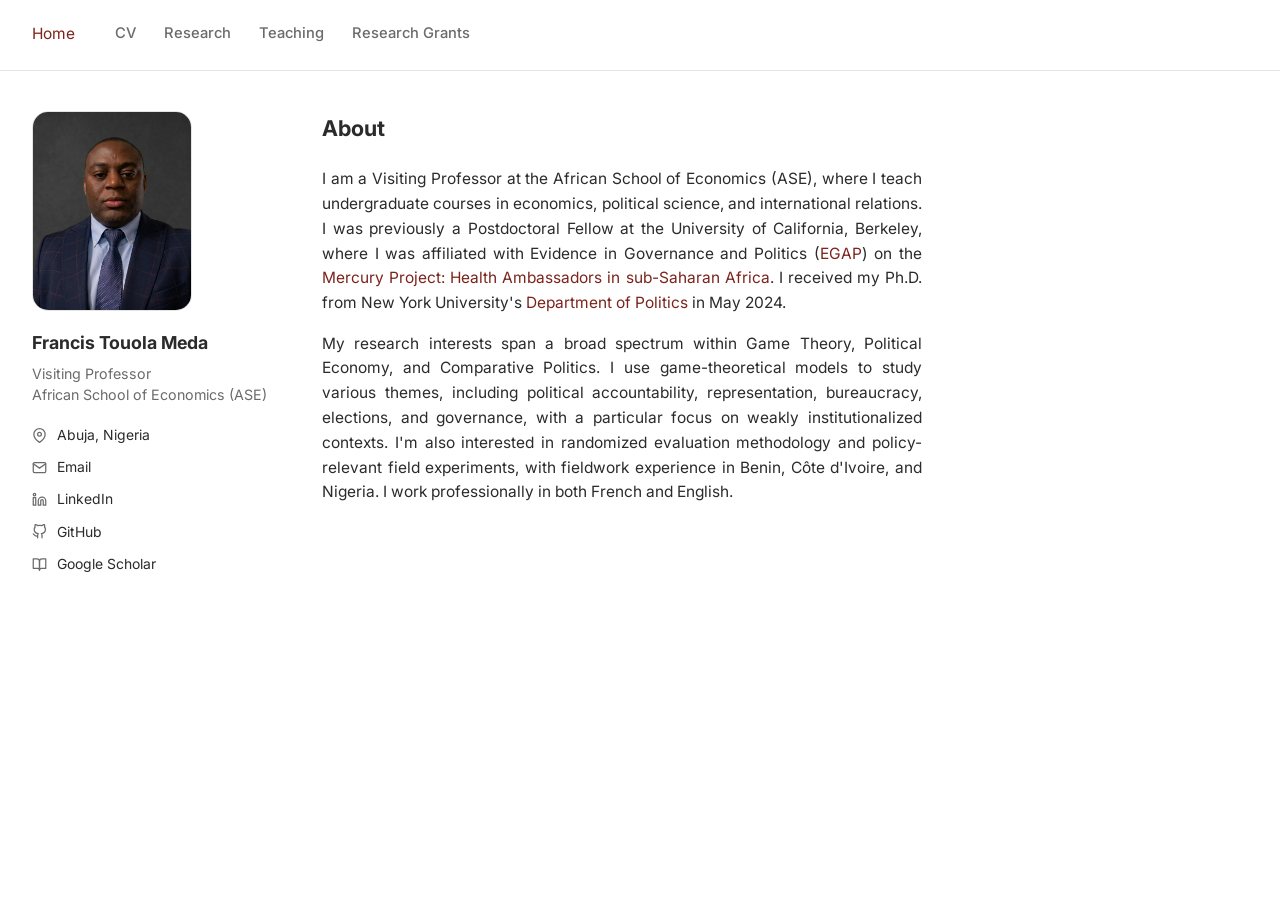
<file: index.html>
<!DOCTYPE html>
<html lang="en">
<head>
  <meta charset="UTF-8">
  <meta name="viewport" content="width=device-width, initial-scale=1.0">
  <title>Francis Touola Meda</title>
  <link rel="preconnect" href="https://fonts.googleapis.com">
  <link href="https://fonts.googleapis.com/css2?family=Inter:wght@400;500;600;700&display=swap" rel="stylesheet">
  <link rel="stylesheet" href="assets/css/style.css">
</head>
<body>

   <header class="topbar">
      <a href="index.html" class="site-title">Home</a>
    <nav class="topnav">
      <a href="cv.html">CV</a>
      <a href="research.html">Research</a>
      <a href="teaching.html">Teaching</a>
      <a href="grant.html">Research Grants</a>
    </nav>
  </header>

  <div class="layout">

    <aside class="sidebar">
      <!-- Swap this placeholder for a real photo: <img src="assets/img/profile.jpg" alt="Francis Touola Meda" class="avatar"> -->
      <img src="assets/img/profile.jpg" alt="Francis Touola Meda" class="avatar">

      <h1>Francis Touola Meda</h1>
      <p class="role">Visiting Professor<br>African School of Economics (ASE)</p>

      <ul class="contact-list">
        <li>
          <svg viewBox="0 0 24 24" fill="none" stroke="currentColor" stroke-width="2" stroke-linecap="round" stroke-linejoin="round"><path d="M21 10c0 7-9 13-9 13s-9-6-9-13a9 9 0 0 1 18 0z"></path><circle cx="12" cy="10" r="3"></circle></svg>
          Abuja, Nigeria
        </li>
        <li>
          <svg viewBox="0 0 24 24" fill="none" stroke="currentColor" stroke-width="2" stroke-linecap="round" stroke-linejoin="round"><path d="M4 4h16c1.1 0 2 .9 2 2v12c0 1.1-.9 2-2 2H4c-1.1 0-2-.9-2-2V6c0-1.1.9-2 2-2z"></path><polyline points="22,6 12,13 2,6"></polyline></svg>
          <a href="mailto:fmeda@africanschoolofeconomics">Email</a>
        </li>
        <li>
          <svg viewBox="0 0 24 24" fill="none" stroke="currentColor" stroke-width="2" stroke-linecap="round" stroke-linejoin="round"><path d="M16 8a6 6 0 0 1 6 6v7h-4v-7a2 2 0 0 0-2-2 2 2 0 0 0-2 2v7h-4v-7a6 6 0 0 1 6-6z"></path><rect x="2" y="9" width="4" height="12"></rect><circle cx="4" cy="4" r="2"></circle></svg>
          <a href="https://www.linkedin.com/in/touola-m-francis-william-823802a1/?skipRedirect=true" target="_blank" rel="noopener">LinkedIn</a>
        </li>
        <li>
          <svg viewBox="0 0 24 24" fill="none" stroke="currentColor" stroke-width="2" stroke-linecap="round" stroke-linejoin="round"><path d="M9 19c-5 1.5-5-2.5-7-3m14 6v-3.87a3.37 3.37 0 0 0-.94-2.61c3.14-.35 6.44-1.54 6.44-7A5.44 5.44 0 0 0 20 4.77 5.07 5.07 0 0 0 19.91 1S18.73.65 16 2.48a13.38 13.38 0 0 0-7 0C6.27.65 5.09 1 5.09 1A5.07 5.07 0 0 0 5 4.77a5.44 5.44 0 0 0-1.5 3.78c0 5.42 3.3 6.61 6.44 7A3.37 3.37 0 0 0 9 18.13V22"></path></svg>
          <a href="https://github.com/yourusername" target="_blank" rel="noopener">GitHub</a>
        </li>
        <li>
          <svg viewBox="0 0 24 24" fill="none" stroke="currentColor" stroke-width="2" stroke-linecap="round" stroke-linejoin="round"><path d="M2 3h6a4 4 0 0 1 4 4v14a3 3 0 0 0-3-3H2z"></path><path d="M22 3h-6a4 4 0 0 0-4 4v14a3 3 0 0 1 3-3h7z"></path></svg>
          <a href="https://scholar.google.com/citations?user=XXXXXXX" target="_blank" rel="noopener">Google Scholar</a>
        </li>
      </ul>
    </aside>

    <main class="content">
      <h2>About</h2>
      <p class="bio">
        I am a Visiting Professor at the African School of Economics (ASE), where I teach undergraduate courses in economics, political science, and international relations. I was previously
         a Postdoctoral Fellow at the University of California, Berkeley, where I was affiliated with Evidence in Governance and Politics (<a href="https://egap.org/EGAP">EGAP</a>) on the <a href="https://egap.org/healthambassadors/#">Mercury Project:  Health Ambassadors in sub-Saharan Africa</a>.
         I received my Ph.D. from New York University's <a href="https://as.nyu.edu/departments/politics.html">Department of Politics</a> in May 2024.
      </p>
      
      <p class="bio">
   My research interests span a broad spectrum within Game Theory, Political Economy, and Comparative Politics. I use game-theoretical models to study various themes, including political accountability, representation, 
  bureaucracy, elections, and governance, with a particular focus on weakly institutionalized contexts. I'm also interested in
  randomized evaluation methodology and policy-relevant field experiments, with fieldwork experience in Benin, Côte d'Ivoire, and Nigeria. I work professionally in both French and English.
      </p>
    </main>

  </div>

  <script src="assets/js/main.js"></script>
</body>
</html>
</file>
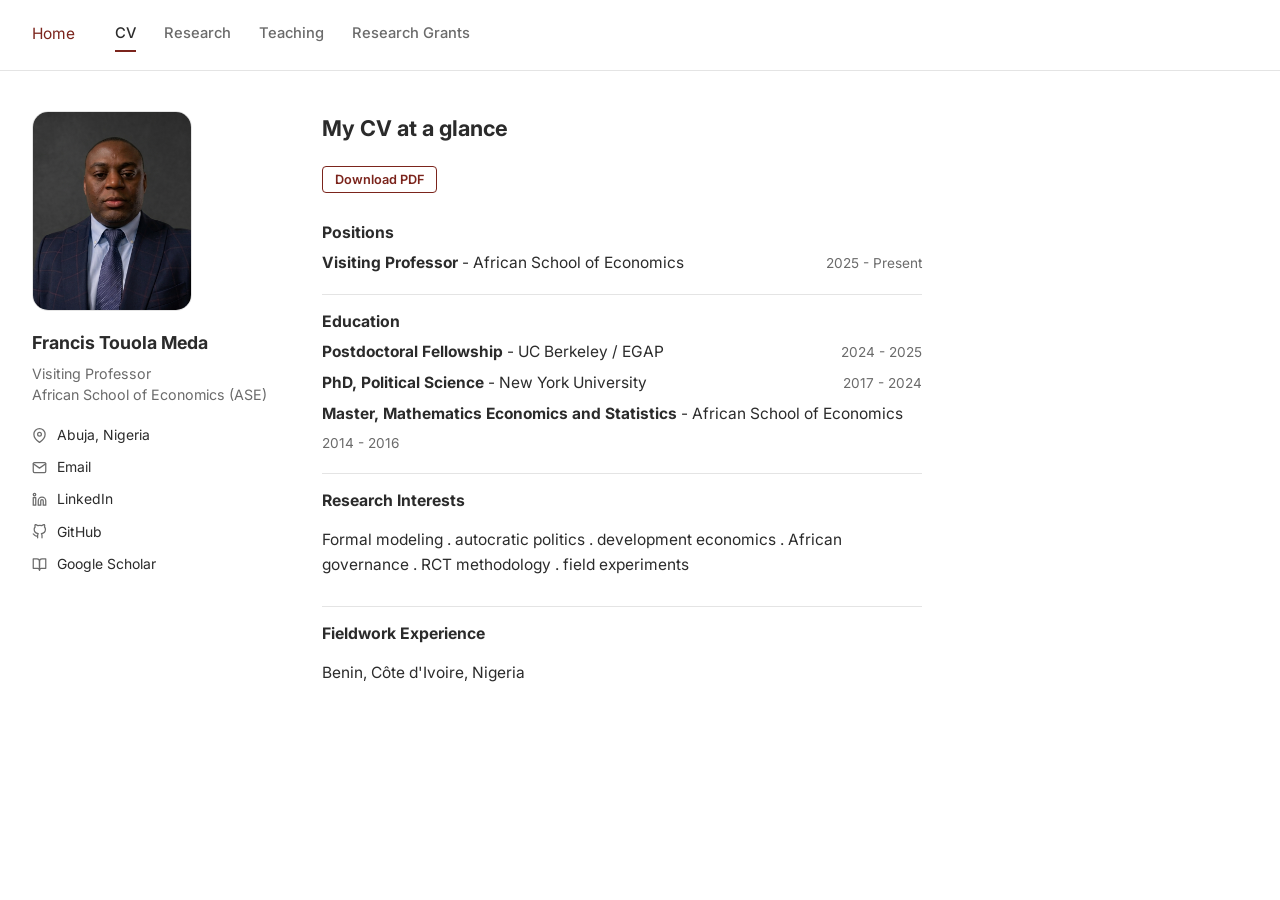
<file: cv.html>
<!DOCTYPE html>
<html lang="en">
<head>
  <meta charset="UTF-8">
  <meta name="viewport" content="width=device-width, initial-scale=1.0">
  <title>CV - Francis Touola Meda</title>
  <link rel="preconnect" href="https://fonts.googleapis.com">
  <link href="https://fonts.googleapis.com/css2?family=Inter:wght@400;500;600;700&display=swap" rel="stylesheet">
  <link rel="stylesheet" href="assets/css/style.css">
</head>
<body>

  <header class="topbar">
      <a href="index.html" class="site-title">Home</a>
    <nav class="topnav">
      <a href="cv.html">CV</a>
      <a href="research.html">Research</a>
      <a href="teaching.html">Teaching</a>
      <a href="grant.html">Research Grants</a>
    </nav>
  </header>

  <div class="layout">

    <aside class="sidebar">
      <img src="assets/img/profile.jpg" alt="Francis Touola Meda" class="avatar">
      <h1>Francis Touola Meda</h1>
      <p class="role">Visiting Professor<br>African School of Economics (ASE)</p>
      <ul class="contact-list">
        <li>
          <svg viewBox="0 0 24 24" fill="none" stroke="currentColor" stroke-width="2" stroke-linecap="round" stroke-linejoin="round"><path d="M21 10c0 7-9 13-9 13s-9-6-9-13a9 9 0 0 1 18 0z"></path><circle cx="12" cy="10" r="3"></circle></svg>
          Abuja, Nigeria
        </li>
        <li>
          <svg viewBox="0 0 24 24" fill="none" stroke="currentColor" stroke-width="2" stroke-linecap="round" stroke-linejoin="round"><path d="M4 4h16c1.1 0 2 .9 2 2v12c0 1.1-.9 2-2 2H4c-1.1 0-2-.9-2-2V6c0-1.1.9-2 2-2z"></path><polyline points="22,6 12,13 2,6"></polyline></svg>
          <a href="mailto:fmeda@africanschoolofeconomics.com">Email</a>
        </li>
        <li>
          <svg viewBox="0 0 24 24" fill="none" stroke="currentColor" stroke-width="2" stroke-linecap="round" stroke-linejoin="round"><path d="M16 8a6 6 0 0 1 6 6v7h-4v-7a2 2 0 0 0-2-2 2 2 0 0 0-2 2v7h-4v-7a6 6 0 0 1 6-6z"></path><rect x="2" y="9" width="4" height="12"></rect><circle cx="4" cy="4" r="2"></circle></svg>
         <a href="https://www.linkedin.com/in/touola-m-francis-william-823802a1/?skipRedirect=true" target="_blank" rel="noopener">LinkedIn</a>
        </li>
        <li>
          <svg viewBox="0 0 24 24" fill="none" stroke="currentColor" stroke-width="2" stroke-linecap="round" stroke-linejoin="round"><path d="M9 19c-5 1.5-5-2.5-7-3m14 6v-3.87a3.37 3.37 0 0 0-.94-2.61c3.14-.35 6.44-1.54 6.44-7A5.44 5.44 0 0 0 20 4.77 5.07 5.07 0 0 0 19.91 1S18.73.65 16 2.48a13.38 13.38 0 0 0-7 0C6.27.65 5.09 1 5.09 1A5.07 5.07 0 0 0 5 4.77a5.44 5.44 0 0 0-1.5 3.78c0 5.42 3.3 6.61 6.44 7A3.37 3.37 0 0 0 9 18.13V22"></path></svg>
          <a href="https://github.com/yourusername" target="_blank" rel="noopener">GitHub</a>
        </li>
        <li>
          <svg viewBox="0 0 24 24" fill="none" stroke="currentColor" stroke-width="2" stroke-linecap="round" stroke-linejoin="round"><path d="M2 3h6a4 4 0 0 1 4 4v14a3 3 0 0 0-3-3H2z"></path><path d="M22 3h-6a4 4 0 0 0-4 4v14a3 3 0 0 1 3-3h7z"></path></svg>
          <a href="https://scholar.google.com/citations?user=XXXXXXX" target="_blank" rel="noopener">Google Scholar</a>
        </li>
      </ul>
    </aside>

    <main class="content">
      <h2>My CV at a glance</h2>
      <p class="lead">
        <a class="pill-btn" href="assets/cv.pdf" target="_blank" rel="noopener">Download PDF</a>
      </p>

      <div class="entry-block">
                 <h3>Positions</h3>
                  <p class="cv-row">
                     <span><strong>Visiting Professor</strong> - African School of Economics</span>
                     <span class="year"> 2025 - Present</span>
                  </p>
         </div>

         <div class="entry-block">
             <h3>Education</h3>
                  <p class="cv-row">
                       <span><strong>Postdoctoral Fellowship</strong> - UC Berkeley / EGAP</span>
                        <span class="year">2024 - 2025</span>
                   </p>
                  <p class="cv-row">
                         <span><strong>PhD, Political Science</strong> - New York University</span>
                         <span class="year">2017 - 2024</span>
                   </p>
                   <p class="cv-row">
                         <span><strong>Master, Mathematics Economics and Statistics</strong> -  African School of Economics</span>
                         <span class="year">2014 - 2016</span>
                   </p>
         </div>


      <div class="entry-block">
        <h3>Research Interests</h3>
        <p> Formal modeling . autocratic politics .  development economics . African governance . RCT methodology . field experiments</p>
      </div>

      <div class="entry-block">
        <h3>Fieldwork Experience</h3>
        <p> Benin, Côte d'Ivoire, Nigeria</p>
      </div>

    </main>

  </div>

  <script src="assets/js/main.js"></script>
</body>
</html>
</file>
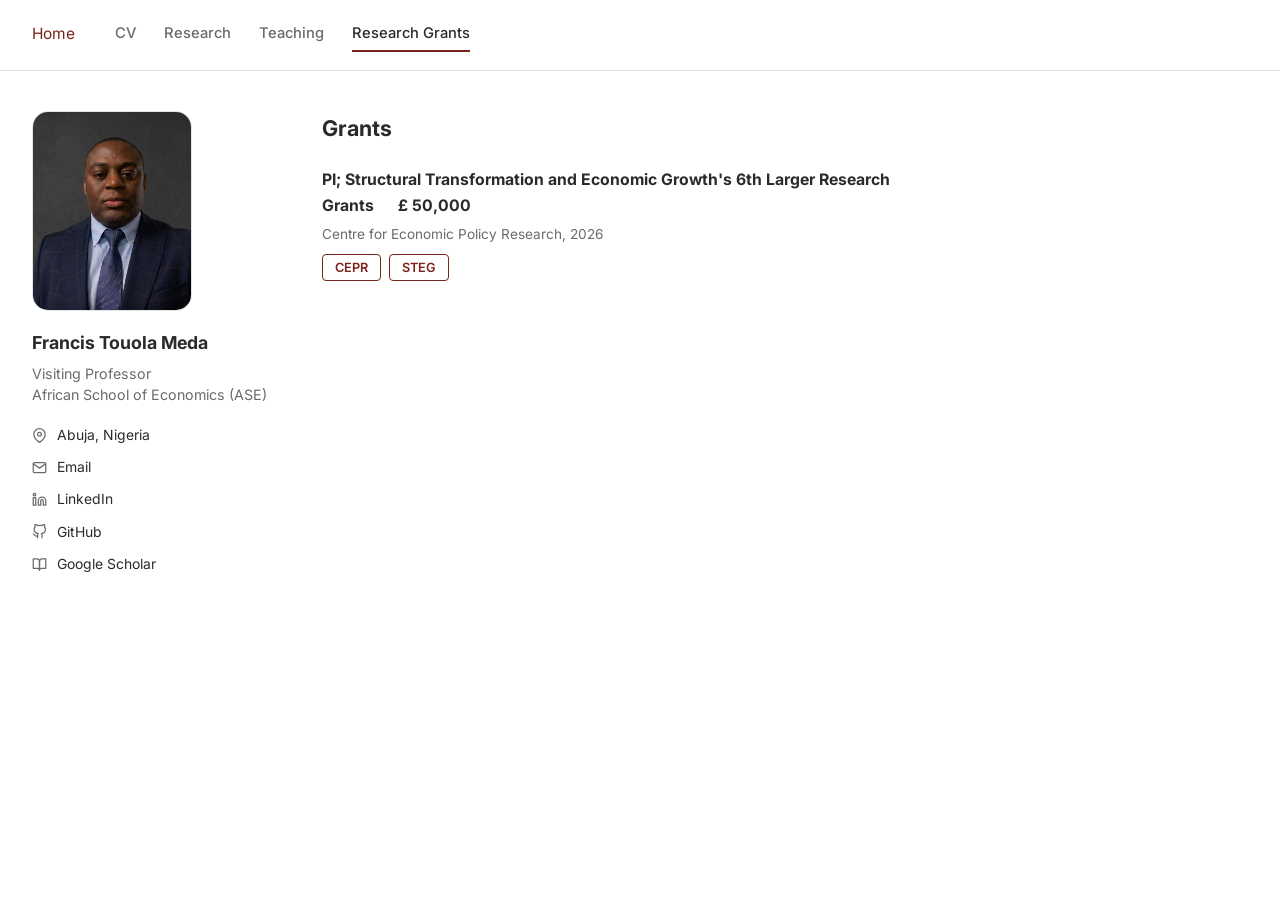
<file: grant.html>
<!DOCTYPE html>
<html lang="en">
<head>
  <meta charset="UTF-8">
  <meta name="viewport" content="width=device-width, initial-scale=1.0">
  <title>Grants — Francis Touola Meda</title>
  <link rel="preconnect" href="https://fonts.googleapis.com">
  <link href="https://fonts.googleapis.com/css2?family=Inter:wght@400;500;600;700&display=swap" rel="stylesheet">
  <link rel="stylesheet" href="assets/css/style.css">
</head>
<body>

  <header class="topbar">
      <a href="index.html" class="site-title">Home</a>
    <nav class="topnav">
      <a href="cv.html">CV</a>
      <a href="research.html">Research</a>
      <a href="teaching.html">Teaching</a>
      <a href="grant.html">Research Grants</a>
    </nav>
  </header>

  <div class="layout">

    <aside class="sidebar">
      <img src="assets/img/profile.jpg" alt="Francis Touola Meda" class="avatar">
      <h1>Francis Touola Meda</h1>
      <p class="role">Visiting Professor<br>African School of Economics (ASE)</p>
      <ul class="contact-list">
        <li>
          <svg viewBox="0 0 24 24" fill="none" stroke="currentColor" stroke-width="2" stroke-linecap="round" stroke-linejoin="round"><path d="M21 10c0 7-9 13-9 13s-9-6-9-13a9 9 0 0 1 18 0z"></path><circle cx="12" cy="10" r="3"></circle></svg>
          Abuja, Nigeria
        </li>
        <li>
          <svg viewBox="0 0 24 24" fill="none" stroke="currentColor" stroke-width="2" stroke-linecap="round" stroke-linejoin="round"><path d="M4 4h16c1.1 0 2 .9 2 2v12c0 1.1-.9 2-2 2H4c-1.1 0-2-.9-2-2V6c0-1.1.9-2 2-2z"></path><polyline points="22,6 12,13 2,6"></polyline></svg>
          <a href="mailto:fmeda@africanschoolofeconomics.com">Email</a>
        </li>
        <li>
         <svg viewBox="0 0 24 24" fill="none" stroke="currentColor" stroke-width="2" stroke-linecap="round" stroke-linejoin="round"><path d="M16 8a6 6 0 0 1 6 6v7h-4v-7a2 2 0 0 0-2-2 2 2 0 0 0-2 2v7h-4v-7a6 6 0 0 1 6-6z"></path><rect x="2" y="9" width="4" height="12"></rect><circle cx="4" cy="4" r="2"></circle></svg>
          <a href="https://www.linkedin.com/in/touola-m-francis-william-823802a1/?skipRedirect=true" target="_blank" rel="noopener">LinkedIn</a>
        </li>
        <li>
          <svg viewBox="0 0 24 24" fill="none" stroke="currentColor" stroke-width="2" stroke-linecap="round" stroke-linejoin="round"><path d="M9 19c-5 1.5-5-2.5-7-3m14 6v-3.87a3.37 3.37 0 0 0-.94-2.61c3.14-.35 6.44-1.54 6.44-7A5.44 5.44 0 0 0 20 4.77 5.07 5.07 0 0 0 19.91 1S18.73.65 16 2.48a13.38 13.38 0 0 0-7 0C6.27.65 5.09 1 5.09 1A5.07 5.07 0 0 0 5 4.77a5.44 5.44 0 0 0-1.5 3.78c0 5.42 3.3 6.61 6.44 7A3.37 3.37 0 0 0 9 18.13V22"></path></svg>
          <a href="https://github.com/yourusername" target="_blank" rel="noopener">GitHub</a>
        </li>
        <li>
          <svg viewBox="0 0 24 24" fill="none" stroke="currentColor" stroke-width="2" stroke-linecap="round" stroke-linejoin="round"><path d="M2 3h6a4 4 0 0 1 4 4v14a3 3 0 0 0-3-3H2z"></path><path d="M22 3h-6a4 4 0 0 0-4 4v14a3 3 0 0 1 3-3h7z"></path></svg>
          <a href="https://scholar.google.com/citations?user=XXXXXXX" target="_blank" rel="noopener">Google Scholar</a>
        </li>
      </ul>
    </aside>

    <main class="content">
      <h2>Grants</h2>

      <div class="entry-block">
        <h3> PI; Structural Transformation and Economic Growth's 6th Larger Research Grants  &nbsp;&nbsp;&nbsp;&nbsp;     £ 50,000</h3>
        <p class="meta">Centre for Economic Policy Research, 2026</p>
        <div class="pub-links">
          <a class="pill-btn" href="https://cepr.org/" target="_blank" rel="noopener">CEPR</a>
          <a class="pill-btn" href="https://grp.cepr.org/steg/about" target="_blank" rel="noopener">STEG</a>
        </div>
      </div>

    </main>

  </div>

  <script src="assets/js/main.js"></script>
</body>
</html>
</file>
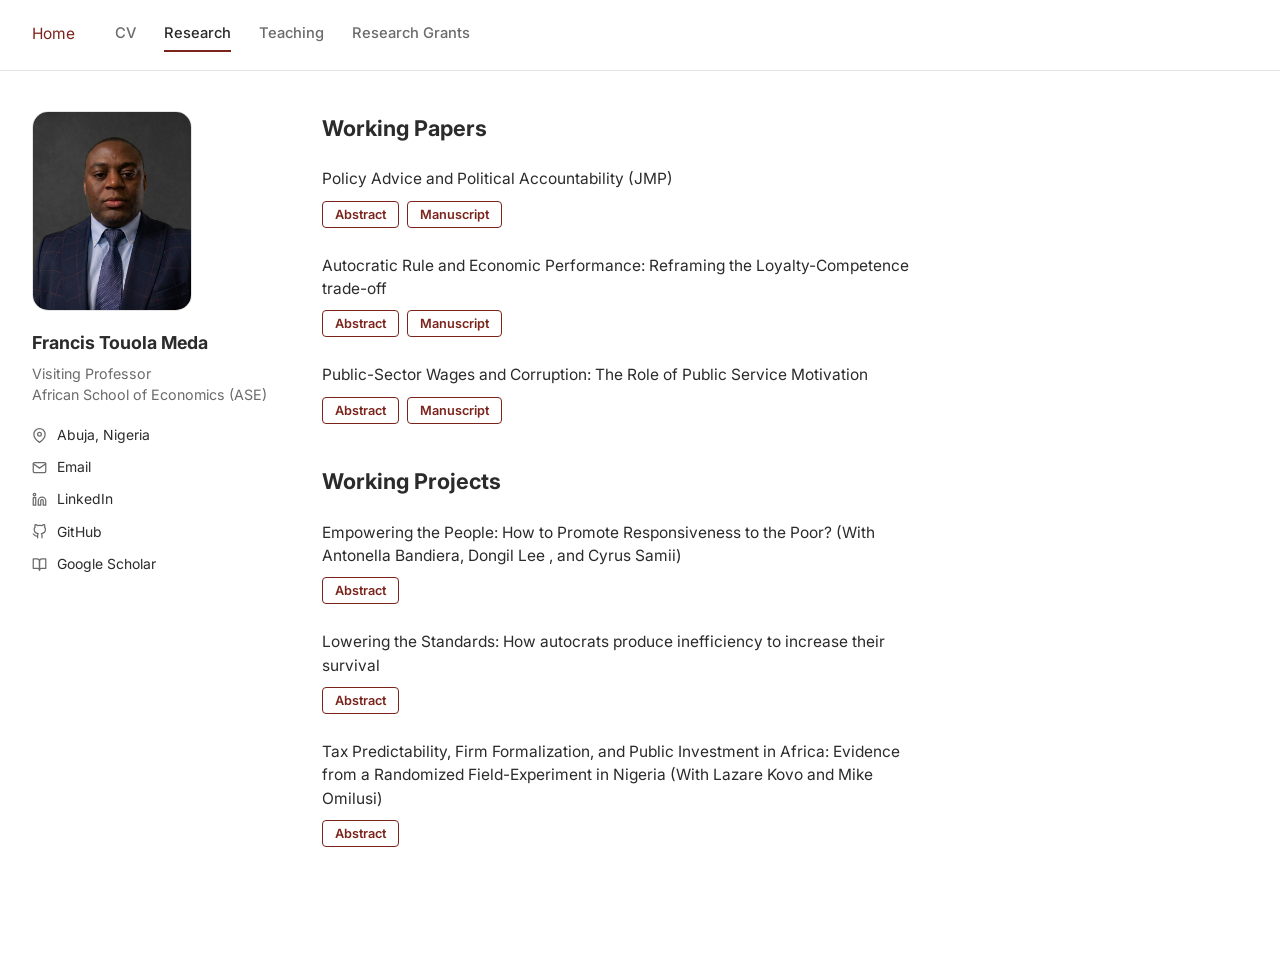
<file: research.html>
<!DOCTYPE html>
<html lang="en">
<head>
  <meta charset="UTF-8">
  <meta name="viewport" content="width=device-width, initial-scale=1.0">
  <title>Research - Francis Touola Meda</title>
  <link rel="preconnect" href="https://fonts.googleapis.com">
  <link href="https://fonts.googleapis.com/css2?family=Inter:wght@400;500;600;700&display=swap" rel="stylesheet">
  <link rel="stylesheet" href="assets/css/style.css">
</head>
<body>

  <header class="topbar">
      <a href="index.html" class="site-title">Home</a>
    <nav class="topnav">
      <a href="cv.html">CV</a>
      <a href="research.html">Research</a>
      <a href="teaching.html">Teaching</a>
      <a href="grant.html">Research Grants</a>
    </nav>
  </header>

  <div class="layout">

    <aside class="sidebar">
      <img src="assets/img/profile.jpg" alt="Francis Touola Meda" class = "avatar">
      <h1>Francis Touola Meda</h1>
      <p class="role">Visiting Professor<br>African School of Economics (ASE)</p>
      <ul class="contact-list">
        <li>
          <svg viewBox="0 0 24 24" fill="none" stroke="currentColor" stroke-width="2" stroke-linecap="round" stroke-linejoin="round"><path d="M21 10c0 7-9 13-9 13s-9-6-9-13a9 9 0 0 1 18 0z"></path><circle cx="12" cy="10" r="3"></circle></svg>
          Abuja, Nigeria
        </li>
        <li>
          <svg viewBox="0 0 24 24" fill="none" stroke="currentColor" stroke-width="2" stroke-linecap="round" stroke-linejoin="round"><path d="M4 4h16c1.1 0 2 .9 2 2v12c0 1.1-.9 2-2 2H4c-1.1 0-2-.9-2-2V6c0-1.1.9-2 2-2z"></path><polyline points="22,6 12,13 2,6"></polyline></svg>
          <a href="mailto:fmeda@africanschoolofeconomics">Email</a>
        </li>
        <li>
          <svg viewBox="0 0 24 24" fill="none" stroke="currentColor" stroke-width="2" stroke-linecap="round" stroke-linejoin="round"><path d="M16 8a6 6 0 0 1 6 6v7h-4v-7a2 2 0 0 0-2-2 2 2 0 0 0-2 2v7h-4v-7a6 6 0 0 1 6-6z"></path><rect x="2" y="9" width="4" height="12"></rect><circle cx="4" cy="4" r="2"></circle></svg>
          <a href="https://www.linkedin.com/in/touola-m-francis-william-823802a1/?skipRedirect=true target="_blank" rel="noopener">LinkedIn</a>
        </li>
        <li>
          <svg viewBox="0 0 24 24" fill="none" stroke="currentColor" stroke-width="2" stroke-linecap="round" stroke-linejoin="round"><path d="M9 19c-5 1.5-5-2.5-7-3m14 6v-3.87a3.37 3.37 0 0 0-.94-2.61c3.14-.35 6.44-1.54 6.44-7A5.44 5.44 0 0 0 20 4.77 5.07 5.07 0 0 0 19.91 1S18.73.65 16 2.48a13.38 13.38 0 0 0-7 0C6.27.65 5.09 1 5.09 1A5.07 5.07 0 0 0 5 4.77a5.44 5.44 0 0 0-1.5 3.78c0 5.42 3.3 6.61 6.44 7A3.37 3.37 0 0 0 9 18.13V22"></path></svg>
          <a href="https://github.com/yourusername" target="_blank" rel="noopener">GitHub</a>
        </li>
        <li>
          <svg viewBox="0 0 24 24" fill="none" stroke="currentColor" stroke-width="2" stroke-linecap="round" stroke-linejoin="round"><path d="M2 3h6a4 4 0 0 1 4 4v14a3 3 0 0 0-3-3H2z"></path><path d="M22 3h-6a4 4 0 0 0-4 4v14a3 3 0 0 1 3-3h7z"></path></svg>
          <a href="https://scholar.google.com/citations?user=XXXXXXX" target="_blank" rel="noopener">Google Scholar</a>
        </li>
      </ul>
    </aside>

    <main class="content">

      <h2>Working Papers</h2>

      <!-- === PUBLICATION TEMPLATE ===
           Copy one .pub block per paper. Delete the buttons you don't need
           (e.g. no Appendix). Give each pub-extra div a unique id. -->

    <div class="pub">
        <p class="pub-title">
          Policy Advice and Political Accountability (JMP)
        </p>
        <div class="pub-links">
          <button class="pill-btn" onclick="toggleExtra('pub2-abstract')">Abstract</button>
          <a class="pill-btn" href="assets/Documents/papers/Advice_Accountability.pdf" target="_blank" rel="noopener">Manuscript</a>

        </div>
        <div id="pub2-abstract" class="pub-extra">
          <p class="bio">
A common concern about expert advice in politics is that it can undermine accountability: by claiming to have "followed the expert," politicians can pursue private agendas without facing electoral punishment. I identify when this concern is justified by analyzing a model in which an incumbent either sets policy directly or first consults an expert advisor whose recommendation is private. I show that when voters cannot distinguish genuine, policy-improving consultation from consultation used to mask rent-seeking, the expert grants incumbents the cover they lack when implementing policy without advice. This cover arises only when the advisor is informative enough that some incumbents genuinely defer to her, and where it arises, accountability weakens on two margins: more incumbents pursue policies that are unlikely to serve voters, and those who do so are punished less. Therefore, the possibility of seeking experts' advice can reduce voter welfare, despite the genuine informational gains it provides.        </div>
        <div id="pub2-bibtex" class="pub-extra">
          <pre>@unpublished{touolameda_placeholder2,
  author = {Touola Meda, Francis},
  title  = {[Paper Title Here]},
  year   = {2026},
  note   = {Working paper}
}</pre>
        </div>
      </div>

      <div class="pub">
        <p class="pub-title">
          Autocratic Rule and Economic Performance: Reframing the Loyalty-Competence trade-off
        </p>
        <div class="pub-links">
          <button class="pill-btn" onclick="toggleExtra('pub1-abstract')">Abstract</button>
          <a class="pill-btn" href="assets/Documents/papers/Touola-Francis_JMP.pdf" target="_blank" rel="noopener">Manuscript</a>
        </div>
        <div id="pub1-abstract" class="pub-extra">
          <p class="bio">
            Studies of authoritarian governance attribute their longevity and economic underperformance to the 
            loyalty-competence trade-off: rulers sacrifice subordinates' competence by hiring incompetent but loyal agents.
             However, the theory fails to explain how many autocrats maintain longevity while simultaneously achieving economic prosperity.
              I endogenize loyalty and competence in a two-level principal-agent model between a ruler, a pool of subordinates,
               and a representative citizen with two core innovations. Policy outcomes can affect regime stability, and there is
                no institutionalized succession process. The model generates clear predictions about how two key elements - the
               threat of social protests and uncertainty regarding the policy preference of any successor ruler - shape the 
               loyalty-competence trade-off. I then explore two extensions of the model, revealing counterintuitive findings. First, the shadow of democratization increases the set of kleptocratic regimes characterized by long tenures and poor economic performance. Second, a smooth succession, which is the process by which autocrats can transfer power to their offspring, reduces the set of kleptocratic regimes
          </p>
              </div>
        <div id="pub1-bibtex" class="pub-extra">
          <pre>@unpublished{touolameda_placeholder1,
  author = {Touola Meda, Francis},
  title  = {[Paper Title Here]},
  year   = {2026},
  note   = {Working paper}
}</pre>
        </div>
      </div>

      <div class="pub">
        <p class="pub-title">
          Public-Sector Wages and Corruption: The Role of Public Service Motivation
        </p>
        <div class="pub-links">
          <button class="pill-btn" onclick="toggleExtra('pub3-abstract')">Abstract</button>
          <a class="pill-btn" href="#" target="_blank" rel="noopener">Manuscript</a>
        </div>
        <div id="pub3-abstract" class="pub-extra">
          <p class="bio">
            An important public policy question is whether increasing the public sector wage can curb corruption. With the existing theory and empiric overall ambiguous in this regard, I developed a moral hazard and adverse selection model of job application and selection with the assumption that individuals in the job market differ in their Public Service Motivation (PSM). I show that an increase in the public sector wage has two opposing effects on corruption. An incentive effect (higher wages increase the opportunity costs of engaging in corruption for individuals willing to enter the pool of potential recruits before the wage increase) and a selection effect (higher wages attract individuals with lower PSM who are more likely to engage in corruption). An increase in the public sector wage reduces (increases) corruption if and only if the incentive effect dominates (is dominated by) the selection effect. I show that if the semi-elasticity of the public labor supply, which is the percentage of the labor supply as a unit change of the public sector wage, is decreasing (increasing), the incentive effect dominates (is dominated by) the selection effect. In addition, I show that if the semi-elasticity is non-monotone, a trade-off may exist between reducing corruption and increasing the total revenue collected.
          </p>  
      </div>
        <div id="pub1-bibtex" class="pub-extra">
          <pre>@unpublished{touolameda_placeholder1,
  author = {Touola Meda, Francis},
  title  = {[Paper Title Here]},
  year   = {2026},
  note   = {Working paper}
}</pre>
        </div>
      </div>


      <h2 style="margin-top:40px;">Working Projects</h2>

      <div class="pub">
        <p class="pub-title">
       Empowering the People: How to Promote Responsiveness to the Poor? (With Antonella Bandiera, Dongil Lee , and Cyrus Samii)
        </p>
        <div class="pub-links">
          <button class="pill-btn" onclick="toggleExtra('pub4-abstract')">Abstract</button>
         <!--  <a class="pill-btn" href="#" target="_blank" rel="noopener">Manuscript</a> -->
        </div>
        <div id="pub4-abstract" class="pub-extra">
          A central finding in the study of political inequality is representational inequality by affluence: government policies reflect the preferences of the rich much better than those of the poor. Though many scholars and policymakers have endeavored to empower the ordinary people and promote political responsiveness to the poor, we do not know much about the conditions under which interventions reduce government's bias against the underprivileged. In this article, we conduct ``structural synthesis'' to inform the evolution of the policy responsiveness research programs. Drawing upon survey outcomes from Africa and Latin America, we show that (1) the poor believe their governments are less responsive to their demands, and (2) their policy priorities significantly differ from those of the affluent. We then compile observational and experimental evidence on strategies to promote responsiveness to the poor and synthesize the insights from the literature with a formal model. The model suggests that the most effective way to reduce the responsiveness bias against the poor is to assess local contexts precisely (in terms of electoral competitiveness) and implement the best combination of interventions accordingly. We contribute to the literature of political accountability and responsiveness by offering a coherent theoretical framework which we can directly use to reinterpret existing evidence and to derive improved interventions.
        </div>
        <div id="pub1-bibtex" class="pub-extra">
          <pre>@unpublished{touolameda_placeholder1,
  author = {Touola Meda, Francis},
  title  = {[Paper Title Here]},
  year   = {2026},
  note   = {Working paper}
}</pre>

  </div>
      </div>

<div class="pub">
        <p class="pub-title">
       Lowering the Standards: How autocrats produce inefficiency to increase their survival
        </p>
        <div class="pub-links">
          <button class="pill-btn" onclick="toggleExtra('pub5-abstract')">Abstract</button>
          <!-- <a class="pill-btn" href="#" target="_blank" rel="noopener">Manuscript</a> -->
        </div>
        <div id="pub5-abstract" class="pub-extra">
This paper explores how autocrats manage the dual challenge of relying on officials who could also threaten their rule. Using a political agency and accountability model, the study examines the appointment strategies autocrats use when officials might use their position to stage a coup. When threats to the ruler are low, appointments are based on performance, allowing rulers to identify competence. However, as the risk of removal rises, rulers shift away from performance-based appointments, increasing the chances of promoting underperformers. This tactic blurs the distinction between competent and incompetent officials, making demonstrations of ability uninformative and undermining credible leadership claims. The paper challenges traditional views of the loyalty-competence trade-off, clarifying the difference between faithfulness and loyalty, and demonstrates that such appointment strategies lead to economic inefficiency. These findings offer new insights into the mechanisms of elite selection in autocracies and contribute to our understanding of regime stability and inefficiency under authoritarian rule.        </div>
        <div id="pub1-bibtex" class="pub-extra">
          <pre>@unpublished{touolameda_placeholder1,
  author = {Touola Meda, Francis},
  title  = {[Paper Title Here]},
  year   = {2026},
  note   = {Working paper}
}</pre>

  </div>
      </div>

<div class="pub">
        <p class="pub-title">
Tax Predictability, Firm Formalization, and Public Investment in Africa: Evidence from a Randomized Field-Experiment in Nigeria (With Lazare Kovo and Mike Omilusi)        </p>
        <div class="pub-links">
          <button class="pill-btn" onclick="toggleExtra('pub6-abstract')">Abstract</button>
          <!-- <a class="pill-btn" href="#" target="_blank" rel="noopener">Manuscript</a> -->
        </div>
        <div id="pub6-abstract" class="pub-extra">
Structural transformation — the movement of firms and workers from low-productivity informal activities into higher-productivity formal sectors — remains limited across much of Sub-Saharan Africa despite sustained growth. This project examines whether weak state capacity constrains transformation not only through low revenues, but through unpredictable and discretionary taxation that discourages firm formalization and investment. Focusing on Nigeria, We leverage the country’s newly introduced tax reforms to evaluate whether implementing existing provisions in a predictable, rule-based manner — without introducing new taxes or legal changes — can expand the tax base, strengthen fiscal capacity, and promote productivity-enhancing reallocation. We implement a randomized controlled trial across Local Government Areas, targeting semi-urban towns where informal SMEs are concentrated. The intervention will standardize SME tax assessment and link incremental revenues to visible public investment. Outcomes include firm formalization, public revenues, investment, and sectoral reallocation. The project, we hope, will provide policy-relevant evidence on how predictable implementation of tax reforms can support inclusive structural transformation in low-capacity settings.        <div id="pub1-bibtex" class="pub-extra">
          <pre>@unpublished{touolameda_placeholder1,
  author = {Touola Meda, Francis},
  title  = {[Paper Title Here]},
  year   = {2026},
  note   = {Working paper}
}</pre>
  </div>
      </div>


    </main>

  </div>

  <script src="assets/js/main.js"></script>
</body>
</html>
</file>
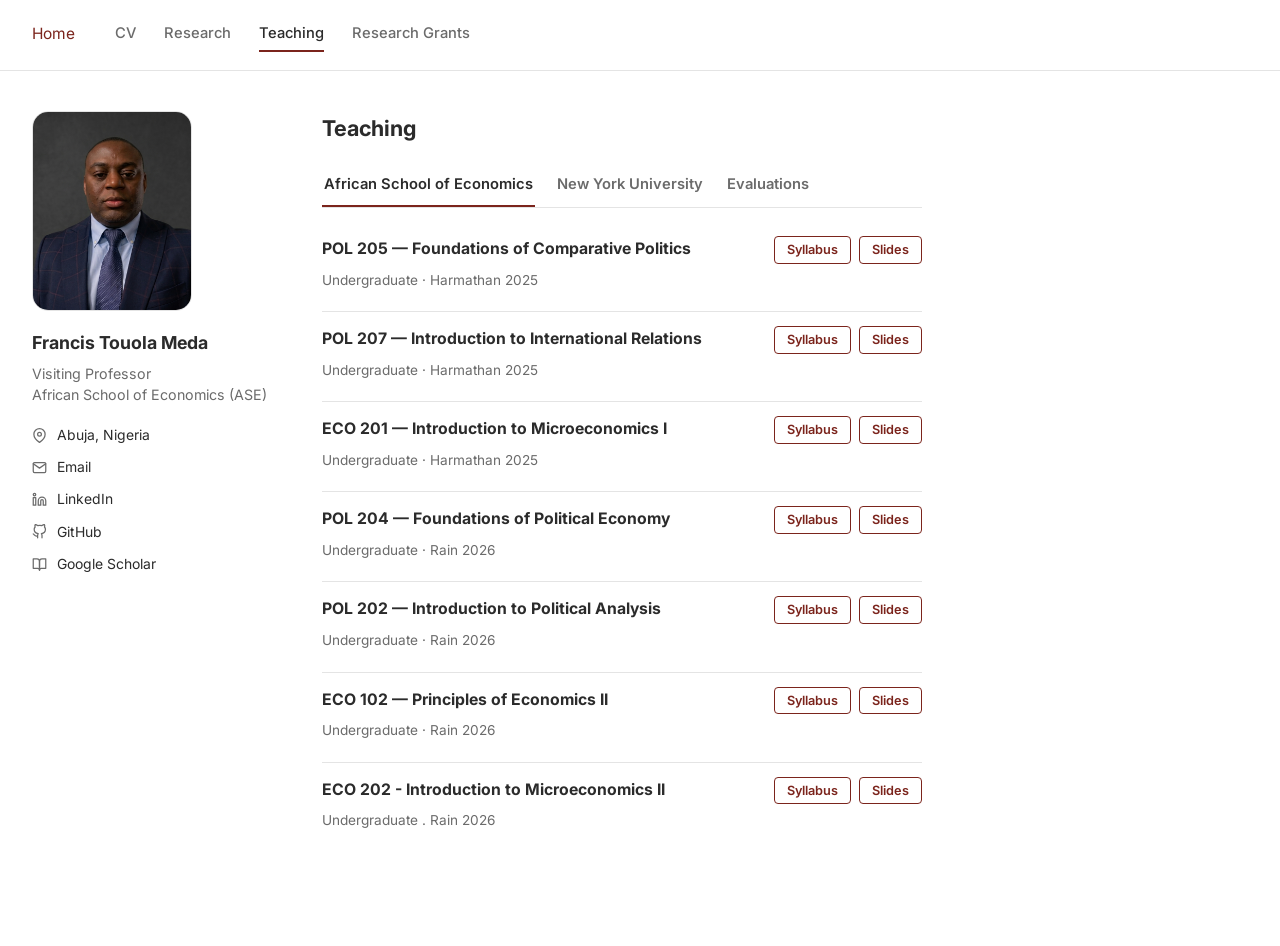
<file: teaching.html>
<!DOCTYPE html>
<html lang="en">
<head>
  <meta charset="UTF-8">
  <meta name="viewport" content="width=device-width, initial-scale=1.0">
  <title>Teaching — Francis Touola Meda</title>
  <link rel="preconnect" href="https://fonts.googleapis.com">
  <link href="https://fonts.googleapis.com/css2?family=Inter:wght@400;500;600;700&display=swap" rel="stylesheet">
  <link rel="stylesheet" href="assets/css/style.css">
</head>
<body>

   <header class="topbar">
      <a href="index.html" class="site-title">Home</a>
    <nav class="topnav">
      <a href="cv.html">CV</a>
      <a href="research.html">Research</a>
      <a href="teaching.html">Teaching</a>
      <a href="grant.html">Research Grants</a>
    </nav>
  </header>

  <div class="layout">

    <aside class="sidebar">
      <img src="assets/img/profile.jpg" alt="Francis Touola Meda" class="avatar">
      <h1>Francis Touola Meda</h1>
      <p class="role">Visiting Professor<br>African School of Economics (ASE)</p>
      <ul class="contact-list">
        <li>
          <svg viewBox="0 0 24 24" fill="none" stroke="currentColor" stroke-width="2" stroke-linecap="round" stroke-linejoin="round"><path d="M21 10c0 7-9 13-9 13s-9-6-9-13a9 9 0 0 1 18 0z"></path><circle cx="12" cy="10" r="3"></circle></svg>
          Abuja, Nigeria
        </li>
        <li>
          <svg viewBox="0 0 24 24" fill="none" stroke="currentColor" stroke-width="2" stroke-linecap="round" stroke-linejoin="round"><path d="M4 4h16c1.1 0 2 .9 2 2v12c0 1.1-.9 2-2 2H4c-1.1 0-2-.9-2-2V6c0-1.1.9-2 2-2z"></path><polyline points="22,6 12,13 2,6"></polyline></svg>
          <a href="mailto:fmeda@africanschoolofeconomics">Email</a>
        </li>
        <li>
         <svg viewBox="0 0 24 24" fill="none" stroke="currentColor" stroke-width="2" stroke-linecap="round" stroke-linejoin="round"><path d="M16 8a6 6 0 0 1 6 6v7h-4v-7a2 2 0 0 0-2-2 2 2 0 0 0-2 2v7h-4v-7a6 6 0 0 1 6-6z"></path><rect x="2" y="9" width="4" height="12"></rect><circle cx="4" cy="4" r="2"></circle></svg>
           <a href="https://www.linkedin.com/in/touola-m-francis-william-823802a1/?skipRedirect=true" target="_blank" rel="noopener">LinkedIn</a>
         </li>
        <li>
          <svg viewBox="0 0 24 24" fill="none" stroke="currentColor" stroke-width="2" stroke-linecap="round" stroke-linejoin="round"><path d="M9 19c-5 1.5-5-2.5-7-3m14 6v-3.87a3.37 3.37 0 0 0-.94-2.61c3.14-.35 6.44-1.54 6.44-7A5.44 5.44 0 0 0 20 4.77 5.07 5.07 0 0 0 19.91 1S18.73.65 16 2.48a13.38 13.38 0 0 0-7 0C6.27.65 5.09 1 5.09 1A5.07 5.07 0 0 0 5 4.77a5.44 5.44 0 0 0-1.5 3.78c0 5.42 3.3 6.61 6.44 7A3.37 3.37 0 0 0 9 18.13V22"></path></svg>
          <a href="https://github.com/yourusername" target="_blank" rel="noopener">GitHub</a>
        </li>
        <li>
          <svg viewBox="0 0 24 24" fill="none" stroke="currentColor" stroke-width="2" stroke-linecap="round" stroke-linejoin="round"><path d="M2 3h6a4 4 0 0 1 4 4v14a3 3 0 0 0-3-3H2z"></path><path d="M22 3h-6a4 4 0 0 0-4 4v14a3 3 0 0 1 3-3h7z"></path></svg>
          <a href="https://scholar.google.com/citations?user=XXXXXXX" target="_blank" rel="noopener">Google Scholar</a>
        </li>
      </ul>
    </aside>


    <main class="content">
      <h2>Teaching</h2>

    <div class="teaching-tabs">
  <button class="tab-btn active" onclick="showTeachingTab('ase', this)"> African School of Economics</button>
  <button class="tab-btn" onclick="showTeachingTab('nyu', this)"> New York University</button>
  <button class="tab-btn" onclick="showTeachingTab('eval', this)"> Evaluations </button>
</div>  


<div id="ase-courses" class="tab-panel active">

   <div class="entry-block">
          <div class="course-header">
          <h3> POL 205 — Foundations of Comparative Politics </h3>
          <div class="pub-links">
              <a class="pill-btn" href="#" target="_blank" rel="noopener">Syllabus</a>
              <a class="pill-btn" href="#" target="_blank" rel="noopener">Slides</a>
             
           </div>
          </div>
  <p class="meta">Undergraduate · Harmathan 2025</p>
</div>

    <div class="entry-block">
          <div class="course-header">
          <h3> POL 207 — Introduction to International Relations </h3>
          <div class="pub-links">
              <a class="pill-btn" href="#" target="_blank" rel="noopener">Syllabus</a>
              <a class="pill-btn" href="#" target="_blank" rel="noopener">Slides</a>
             
           </div>
          </div>
  <p class="meta">Undergraduate · Harmathan 2025</p>
</div>


 <div class="entry-block">
          <div class="course-header">
          <h3>ECO 201 — Introduction to Microeconomics I </h3>
          <div class="pub-links">
              <a class="pill-btn" href="#" target="_blank" rel="noopener">Syllabus</a>
              <a class="pill-btn" href="#" target="_blank" rel="noopener">Slides</a>
             
           </div>
          </div>
  <p class="meta">Undergraduate · Harmathan 2025</p>
</div> 

 <div class="entry-block">
          <div class="course-header">
          <h3> POL 204 — Foundations of Political Economy </h3>
          <div class="pub-links">
              <a class="pill-btn" href="#" target="_blank" rel="noopener">Syllabus</a>
              <a class="pill-btn" href="#" target="_blank" rel="noopener">Slides</a>
             
           </div>
          </div>
  <p class="meta">Undergraduate · Rain 2026</p>
</div> 


 <div class="entry-block">
          <div class="course-header">
          <h3> POL 202 — Introduction to Political Analysis </h3>
          <div class="pub-links">
              <a class="pill-btn" href="#" target="_blank" rel="noopener">Syllabus</a>
              <a class="pill-btn" href="#" target="_blank" rel="noopener">Slides</a>
             
           </div>
          </div>
  <p class="meta">Undergraduate · Rain 2026</p>
</div>

   <div class="entry-block">
          <div class="course-header">
          <h3>ECO 102 — Principles of Economics II </h3>
          <div class="pub-links">
              <a class="pill-btn" href="#" target="_blank" rel="noopener">Syllabus</a>
              <a class="pill-btn" href="#" target="_blank" rel="noopener">Slides</a>
             
           </div>
          </div>
  <p class="meta">Undergraduate · Rain 2026</p>

</div>
       

  <div class="entry-block">
          <div class="course-header">
          <h3>ECO 202 - Introduction to Microeconomics II </h3>
          <div class="pub-links">
              <a class="pill-btn" href="#" target="_blank" rel="noopener">Syllabus</a>
              <a class="pill-btn" href="#" target="_blank" rel="noopener">Slides</a>
             
           </div>
          </div>
  <p class="meta">Undergraduate . Rain 2026</p>

 </div>
      
</div>

<div id="nyu-courses" class="tab-panel">

  <div class="entry-block">
    <div class="course-header">
      <h3>POL-UA 700:  International Politics </h3>
      <div class="pub-links">
        <a class="pill-btn" href="#" target="_blank" rel="noopener">Syllabus</a>
      </div>
    </div>
    <p class="meta">Teaching Assistant - Undergraduate · Fall 2020, Spring & Fall 2021, Spring & Fall 2022</p>
  </div>


   <div class="entry-block">
    <div class="course-header">
      <h3> POL-GA 2127: Quantitative Political Analysis </h3>
      <div class="pub-links">
        <a class="pill-btn" href="#" target="_blank" rel="noopener">Syllabus</a>
      </div>
    </div>
    <p class="meta">Course Assistant - Graduate · Spring 2020, Spring 2023</p>
  </div>


  <div class="entry-block">
    <div class="course-header">
      <h3>  POL-GA 1120: Quantitative Political Analysis I </h3>
      <div class="pub-links">
        <a class="pill-btn" href="#" target="_blank" rel="noopener">Syllabus</a>
      </div>
    </div>
    <p class="meta">Course Assistant - Graduate · Fall 2023</p>
  </div>

</div>


<div id="eval-courses" class="tab-panel">

  <div class="entry-block">
    <div class="course-header">
      <h3>POL-UA 700:  International Politics </h3>
      <div class="pub-links">
        <a class="pill-btn" href="assets/Documents/evaluations/Fall_2022.pdf" target="_blank" rel="noopener">Evaluation</a>
      </div>
    </div>
    <p class="meta">Fall 2022</p>
  </div>

  <div class="entry-block">
    <div class="course-header">
      <h3>POL-UA 700:  International Politics </h3>
      <div class="pub-links">
        <a class="pill-btn" href="assets/Documents/evaluations/Spring_2022.pdf" target="_blank" rel="noopener">Evaluation</a>
      </div>
    </div>
    <p class="meta"> Spring 2022</p>
  </div>

  <div class="entry-block">
    <div class="course-header">
      <h3>POL-UA 700:  International Politics </h3>
      <div class="pub-links">
        <a class="pill-btn" href="assets/Documents/evaluations/Fall_2021.pdf" target="_blank" rel="noopener">Evaluation</a>
      </div>
    </div>
    <p class="meta">Fall 2021</p>
  </div>

<div class="entry-block">
    <div class="course-header">
      <h3>POL-UA 700:  International Politics </h3>
      <div class="pub-links">
        <a class="pill-btn" href="assets/Documents/evaluations/Spring_2021.pdf" target="_blank" rel="noopener">Evaluation</a>
      </div>
    </div>
    <p class="meta">Spring 2021</p>
  </div>



</div>




    </main>

  </div>

  <script src="assets/js/main.js"></script>
</body>
</html>
</file>
<file: assets/css/style.css>
/* ==========================================================================
   Academic personal site — shared stylesheet
   Edit the CSS variables below to change the whole site's palette/fonts.
   ========================================================================== */

:root {
  --bg: #ffffff;
  --text: #2b2b2b;
  --text-muted: #6b6b6b;
  --accent: #7b241c;       /* deep oxblood — change this to re-theme the whole site */
  --accent-soft: #f5e9e7;
  --border: #e4e4e4;
  --sidebar-width: 260px;
  --content-max: 600px;
  --font-body: 'Inter', -apple-system, BlinkMacSystemFont, 'Segoe UI', Helvetica, Arial, sans-serif;
}

* { box-sizing: border-box; }

html, body {
  margin: 0;
  padding: 0;
  background: var(--bg);
  color: var(--text);
  font-family: var(--font-body);
  font-size: 15.5px;
  line-height: 1.6;
  -webkit-font-smoothing: antialiased;
}

a {
  color: var(--accent);
  text-decoration: none;
}
a:hover { text-decoration: underline; }

/* ---------- Top header bar ---------- */
.topbar {
  display: flex;
  align-items: center;
  gap: 40px;
  justify-content: flex-start;   /* was: space-between */
  padding: 18px 32px;
  border-bottom: 1px solid var(--border);
}

.topnav {
  display: flex;
  gap: 28px;
}

.topnav a {
  color: var(--text-muted);
  font-weight: 500;
  font-size: 0.95rem;
  padding: 4px 0;
  border-bottom: 2px solid transparent;
}

.topnav a:hover,
.topnav a.active {
  color: var(--text);
  text-decoration: none;
  border-bottom-color: var(--accent);
}

/* ---------- Page layout ---------- */

.layout {
  display: flex;
  align-items: flex-start;
  gap: 30px;
  max-width: 1100px;
  margin: 0;
  padding: 40px 32px 80px;
}

/* ---------- Sidebar / profile card ---------- */

.sidebar {
  width: var(--sidebar-width);
  flex-shrink: 0;
}

.sidebar .avatar {
  width: 160px;
  height: 200px;
  border-radius: 16px;
  object-fit: cover;
  display: block;
  margin-bottom: 18px;
  border: 1px solid var(--border);
  background: #f2f2f2;
}

.sidebar .avatar-placeholder {
  width: 160px;
  height: 160px;
  border-radius: 16px;
  margin-bottom: 18px;
  background: var(--accent-soft);
  color: var(--accent);
  display: flex;
  align-items: center;
  justify-content: center;
  font-size: 2.4rem;
  font-weight: 700;
  border: 1px solid var(--border);
}

.sidebar h1 {
  font-size: 1.15rem;
  margin: 0 0 6px;
}

.sidebar .role {
  font-size: 0.92rem;
  color: var(--text-muted);
  margin: 0 0 18px;
  line-height: 1.5;
}

.contact-list {
  list-style: none;
  margin: 0;
  padding: 0;
}

.contact-list li {
  display: flex;
  align-items: center;
  gap: 10px;
  margin-bottom: 10px;
  font-size: 0.9rem;
}

.contact-list svg {
  width: 15px;
  height: 15px;
  flex-shrink: 0;
  color: var(--text-muted);
}

.contact-list a { color: var(--text); }
.contact-list a:hover { color: var(--accent); }

/* ---------- Main content ---------- */

.content {
  flex: 1;
  max-width: var(--content-max);
}

.content h2 {
  font-size: 1.4rem;
  margin: 0 0 22px;
}

.content > p.lead {
  color: var(--text-muted);
  margin-bottom: 28px;
}

/* ---------- Publication entries ---------- */

.pub {
  margin-bottom: 26px;
}

.pub .pub-title {
  font-size: 1rem;
  margin: 0 0 10px;
  line-height: 1.5;
}

.pub .pub-title .journal { font-style: italic; }

.pub-links {
  display: flex;
  flex-wrap: wrap;
  gap: 8px;
  margin-bottom: 4px;
}

.pill-btn {
  border: 1px solid var(--accent);
  color: var(--accent);
  background: transparent;
  font-family: inherit;
  font-size: 0.82rem;
  font-weight: 600;
  padding: 5px 12px;
  border-radius: 4px;
  cursor: pointer;
  line-height: 1.2;
}

.pill-btn:hover {
  background: var(--accent);
  color: #fff;
  text-decoration: none;
}

.pub-extra {
  display: none;
  margin-top: 10px;
  padding: 12px 14px;
  background: #fafafa;
  border: 1px solid var(--border);
  border-radius: 4px;
  font-size: 0.9rem;
  color: var(--text);
}

.pub-extra.open { display: block; }

.pub-extra pre {
  white-space: pre-wrap;
  font-family: 'SFMono-Regular', Consolas, 'Liberation Mono', Menlo, monospace;
  font-size: 0.82rem;
  margin: 0;
}

/* ---------- Simple lists (teaching / data pages) ---------- */

.entry-block {
  margin-bottom: 14px;
  padding-bottom: 12px;
  border-bottom: 1px solid var(--border);
}
.entry-block:last-child { border-bottom: none; }

.entry-block h3 {
  font-size: 1.02rem;
  margin: 0 0 6px;
}

.entry-block .meta {
  color: var(--text-muted);
  font-size: 0.88rem;
  margin: 0 0 8px;
}
.cv-row {
  display: flex;
  justify-content: space-between;
  align-items: baseline;
  flex-wrap: wrap;
  gap: 6px 14px;
  margin: 0 0 6px;
}

.cv-row .year {
  color: var(--text-muted);
  font-size: 0.88rem;
  white-space: nowrap;
}

/* ---------- Responsive ---------- */

@media (max-width: 720px) {
  .topbar { padding: 16px 20px; flex-wrap: wrap; gap: 10px; }
  .topnav { gap: 18px; }
  .layout { flex-direction: column; padding: 28px 20px 60px; gap: 30px; }
  .sidebar { width: 100%; }
  .sidebar .avatar, .sidebar .avatar-placeholder { width: 120px; height: 120px; }
}

.course-header {
  display: flex;
  align-items: baseline;
  justify-content: space-between;
  flex-wrap: wrap;
  gap: 10px 14px;
  margin-bottom: 6px;
}
.course-header h3 { margin: 0; }
.course-header .pub-links { margin-bottom: 0; }


.teaching-tabs {
  display: flex;
  gap: 20px;
  margin-bottom: 28px;
  border-bottom: 1px solid var(--border);
}

.tab-btn {
  background: none;
  border: none;
  font-family: inherit;
  font-size: 0.95rem;
  font-weight: 600;
  color: var(--text-muted);
  padding: 8px 2px 12px;
  cursor: pointer;
  border-bottom: 2px solid transparent;
}

.tab-btn:hover { color: var(--text); }

.tab-btn.active {
  color: var(--text);
  border-bottom-color: var(--accent);
}

.tab-panel { display: none; }
.tab-panel.active { display: block; }


.content .bio {
  text-align: justify;
  text-justify: inter-word;
  hyphens: auto;
}
</file>
